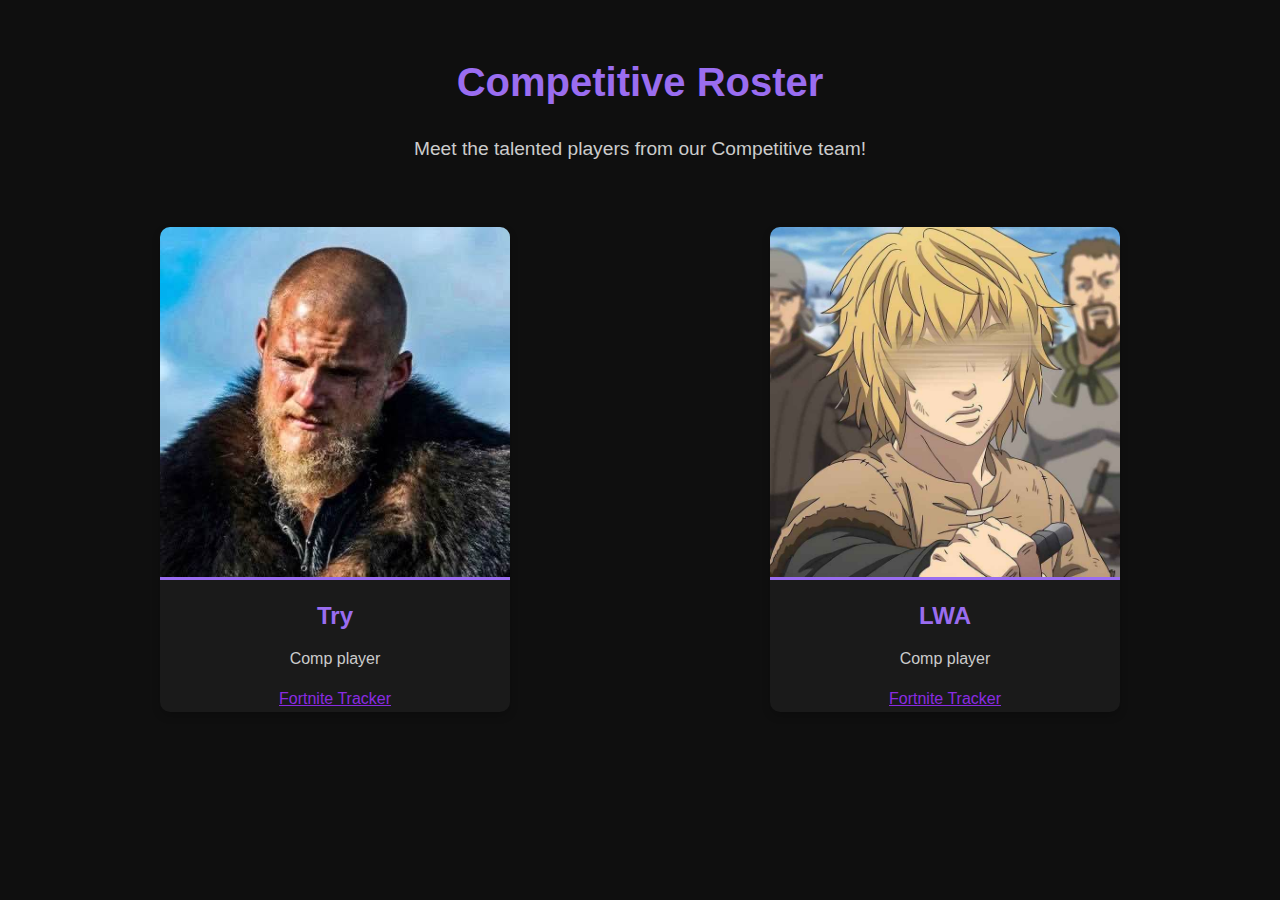
<file: comp.html>
<!DOCTYPE html>
<html lang="en">
<head>
    <meta charset="UTF-8">
    <meta name="viewport" content="width=device-width, initial-scale=1.0">
    <title>Token Players | Rizen Esports</title>
    <link rel="stylesheet" href="comp.css">
</head>
<body>
    <div class="main-content">
        <h1>Competitive Roster</h1>
        <p>Meet the talented players from our Competitive team!</p>

       
        <div class="card-container">
            <div class="card">
                <img src="IMG_0304.png" alt="Juno" class="player-image">
                <h3>Try</h3>
                <p>Comp player</p>
                <a href="https://fortnitetracker.com/profile/kbm/Try%20ǃ/events?region=ME" style="color: blueviolet;"> Fortnite Tracker</a>
            </div>
            <div class="card">
                <img src="5c088d8f46d82ae387015cc7ee147d83.png" alt="Kyrox" class="player-image">
                <h3>LWA</h3>
                <p>Comp player</p>
                <a href="https://fortnitetracker.com/profile/all/LWA7kǃ/events" style="color: blueviolet;"> Fortnite Tracker</a>
            </div>
            
           
        </div>
    </div>
</body>
</html>
</file>
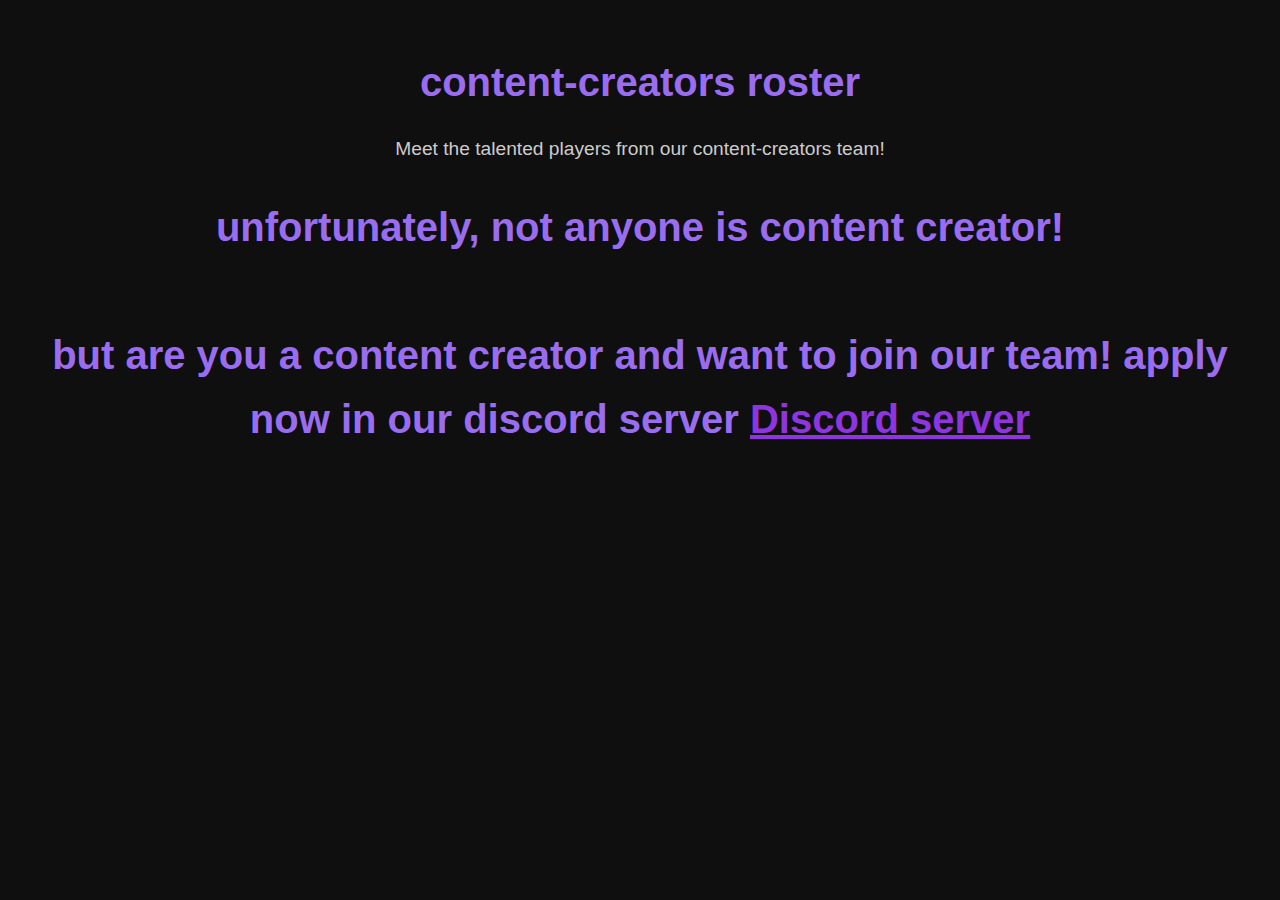
<file: content-creators.html>
<!DOCTYPE html>
<html lang="en">
<head>
    <meta charset="UTF-8">
    <meta name="viewport" content="width=device-width, initial-scale=1.0">
    <title>Token Players | Rizen Esports</title>
    <link rel="stylesheet" href="content-creator.css">
</head>
<body>
    <div class="main-content">
        <h1>content-creators roster</h1>
        <p>Meet the talented players from our content-creators team!</p>

       
       <h1 class="main">unfortunately, not anyone is content creator!
        <br>
        <br>
        but are you a content creator and want to join our team! apply now in our discord server
        <a href="https://discord.gg/CQAPcHVu9w" style="color: rgb(142, 53, 224);"> Discord server</a>
       </h1>
           
        </div>
    </div>
</body>
</html>
</file>
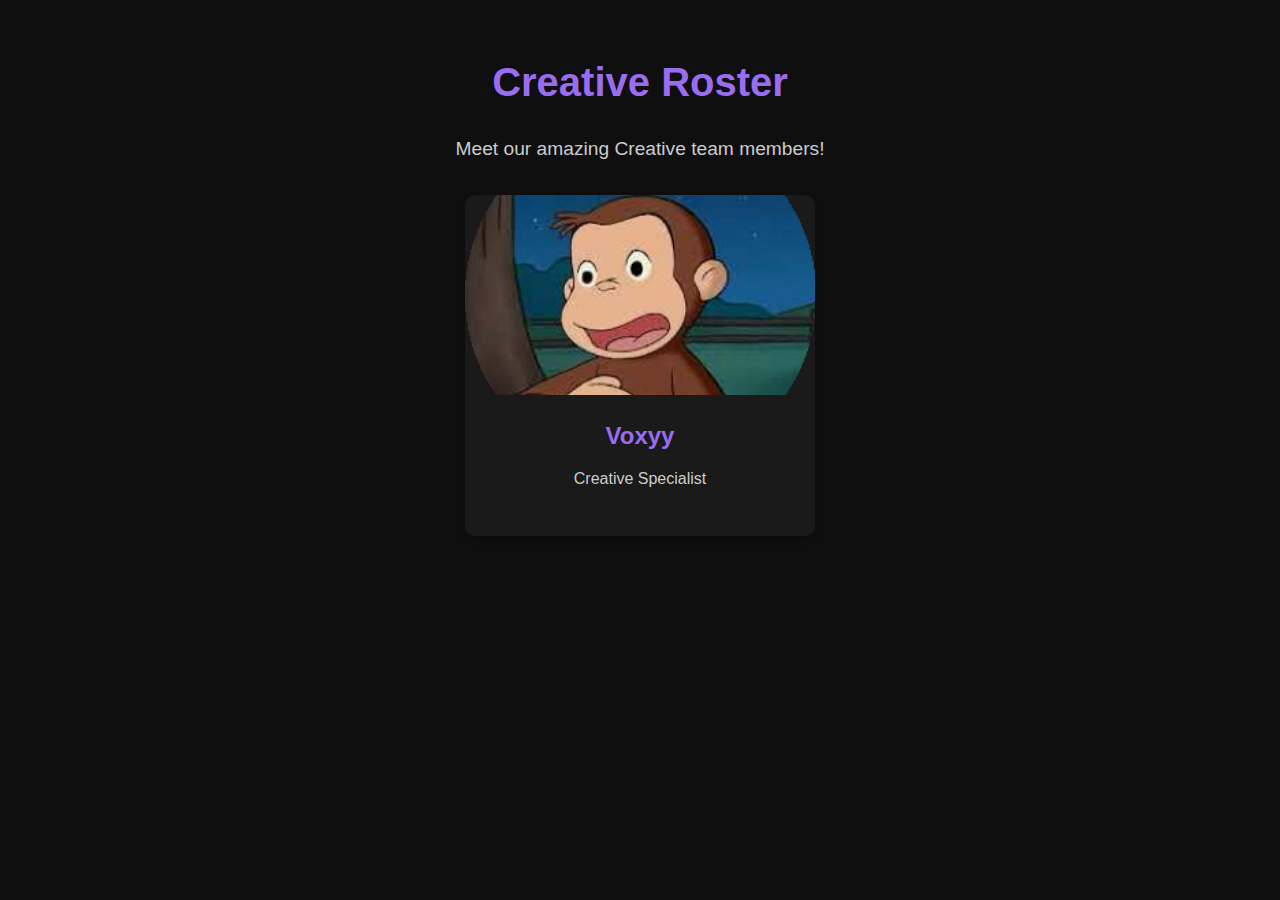
<file: creative.html>
<!DOCTYPE html>
<html lang="en">
<head>
    <meta charset="UTF-8">
    <meta name="viewport" content="width=device-width, initial-scale=1.0">
    <title>Creative Roster | Rizen Esports</title>
    <link rel="stylesheet" href="creative.css">
</head>
<body>
    
    <div class="main-content">
        <h1>Creative Roster</h1>
        <p>Meet our amazing Creative team members!</p>

       
        <div class="card-container">
           
            <div class="card-button">
                <div class="card-link">
                    <img src="curious_george_circular.png" alt="Voxyy" class="card-image">
                    <div class="card-content">
                        <h3>Voxyy</h3>
                        <p>Creative Specialist</p>
                    </div>
                </div>
            </div>

            
        </div>
    </div>
</body>
</html>
</file>
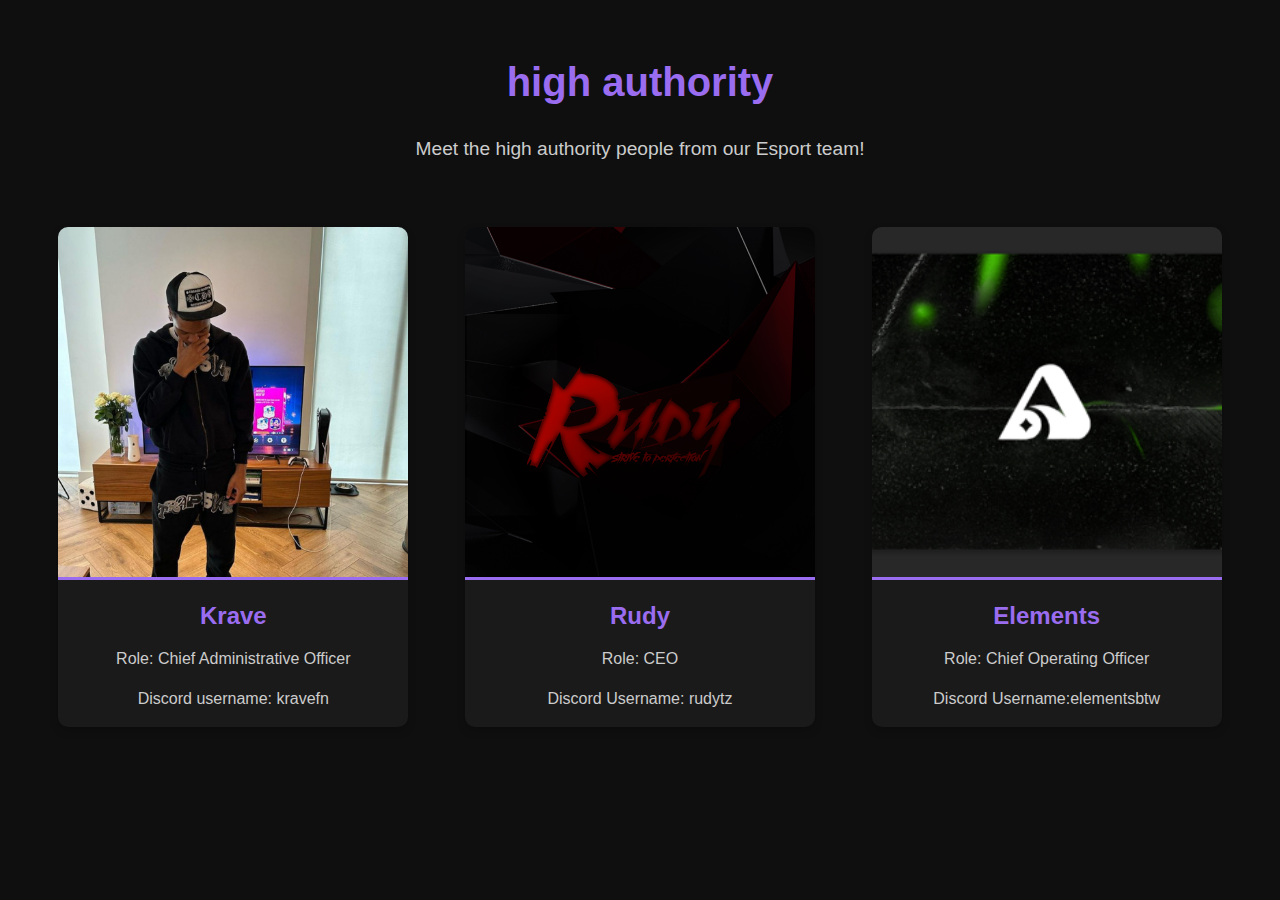
<file: high authority.html>
<!DOCTYPE html>
<html lang="en">
<head>
    <meta charset="UTF-8">
    <meta name="viewport" content="width=device-width, initial-scale=1.0">
    <title>Token Players | Rizen Esports</title>
    <link rel="stylesheet" href="token.css">
</head>
<body>
    <div class="main-content">
        <h1>high authority</h1>
        <p>Meet the high authority people from our Esport team!</p>

        
        <div class="card-container">
            <div class="card">
                <img src="7a58aaf29e75daf54f6c5535a61efe73.png" alt="Juno" class="player-image">
                <h3>Krave</h3>
                <p>Role: Chief Administrative Officer</p>
                <p> Discord username: kravefn</p>
            </div>
            <div class="card">
                <img src="Untitled194_20240723171114.png" alt="Kyrox" class="player-image">
                <h3>Rudy</h3>
                <p>Role: CEO</p>
                <p>Discord Username: rudytz</p>
            </div>
            <div class="card">
                <img src="3d71e5abc987f0f1e7f53bb94c866006.png" alt="Zexfire" class="player-image">
                <h3>Elements </h3>
                <p>Role: Chief Operating Officer</p>
                <p>Discord Username:elementsbtw</p>
            </div>
            
        </div>
    </div>
</body>
</html>
</file>
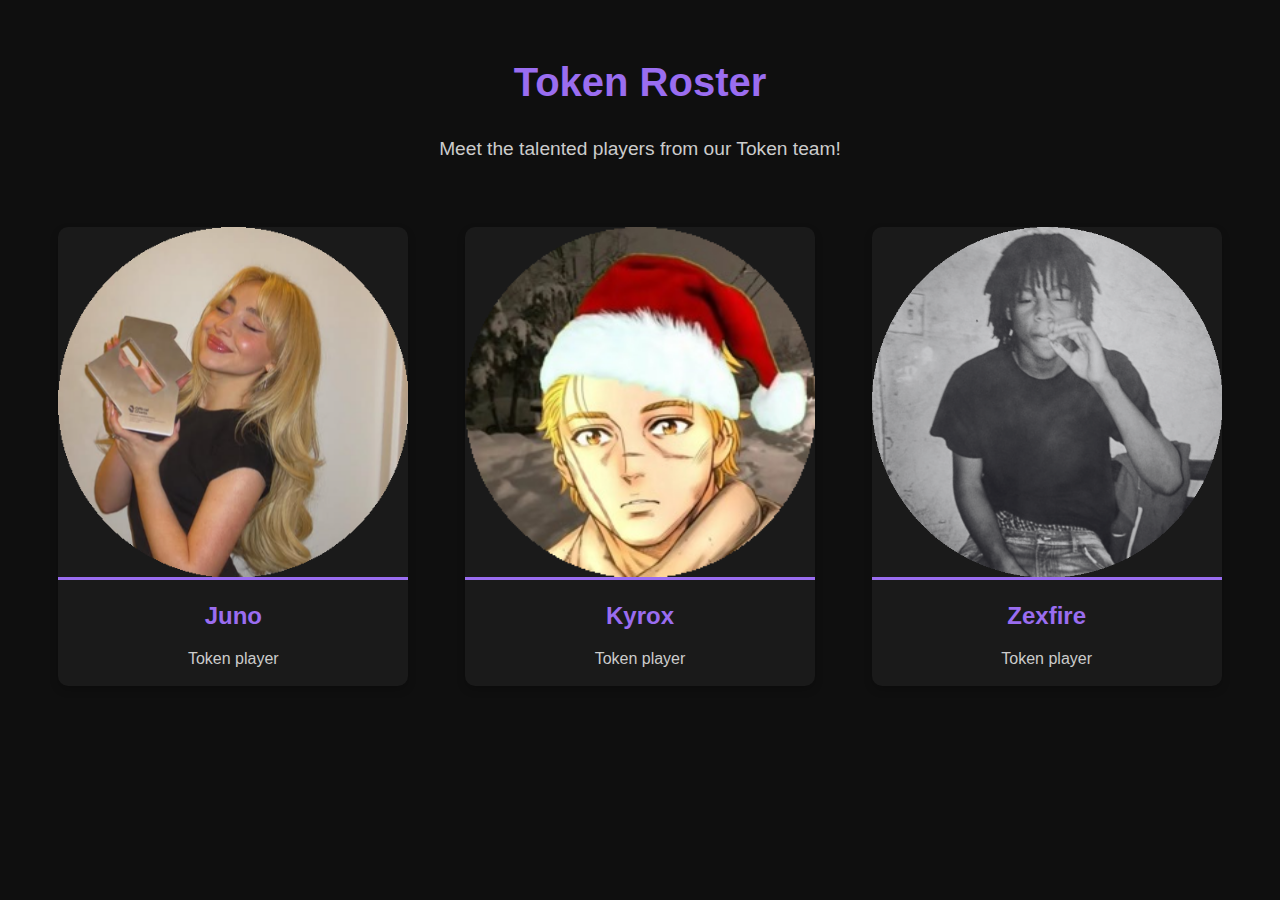
<file: token.html>
<!DOCTYPE html>
<html lang="en">
<head>
    <meta charset="UTF-8">
    <meta name="viewport" content="width=device-width, initial-scale=1.0">
    <title>Token Players | Rizen Esports</title>
    <link rel="stylesheet" href="token.css">
</head>
<body>
    <div class="main-content">
        <h1>Token Roster</h1>
        <p>Meet the talented players from our Token team!</p>

        
        <div class="card-container">
            <div class="card">
                <img src="junoavator_circle.png" alt="Juno" class="player-image">
                <h3>Juno</h3>
                <p>Token player</p>
            </div>
            <div class="card">
                <img src="circular_image.png" alt="Kyrox" class="player-image">
                <h3>Kyrox</h3>
                <p>Token player</p>
            </div>
            <div class="card">
                <img src="circular_image_2.png" alt="Zexfire" class="player-image">
                <h3>Zexfire</h3>
                <p>Token player</p>
            </div>
            
        </div>
    </div>
</body>
</html>
</file>
<file: comp.css>
* {
    margin: 0;
    padding: 0;
    box-sizing: border-box;
    font-family: 'Poppins', sans-serif;
}


body {
    background-color: #0f0f0f;
    color: #ffffff;
    line-height: 1.6;
}


.main-content {
    text-align: center;
    margin: 50px auto;
    max-width: 1200px;
}

.main-content h1 {
    font-size: 2.5rem;
    color: #9a6df0;
    margin-bottom: 20px;
}

.main-content p {
    font-size: 1.2rem;
    margin-bottom: 30px;
    color: #cccccc;
}


.card-container {
    display: grid;
    grid-template-columns: repeat(auto-fit, minmax(300px, 1fr));
    gap: 20px;
    justify-items: center;
    padding: 2rem 0;
}

.card {
    background-color: #1a1a1a;
    border-radius: 10px;
    text-align: center;
    overflow: hidden;
    width: 100%;
    max-width: 350px;
    box-shadow: 0 4px 8px rgba(0, 0, 0, 0.2);
    transition: transform 0.3s ease, box-shadow 0.3s ease;
}

.card:hover {
    transform: translateY(-10px);
    box-shadow: 0 8px 20px rgba(146, 85, 225, 0.5);
}

.card img {
    width: 100%;
    height: auto;
    border-bottom: 3px solid #9a6df0;
}

.card h3 {
    font-size: 1.5rem;
    color: #9a6df0;
    margin: 10px 0;
}

.card p {
    font-size: 1rem;
    color: #cccccc;
    margin-bottom: 15px;
}


@media (max-width: 768px) {
    .card-container {
        grid-template-columns: repeat(auto-fit, minmax(250px, 1fr));
    }
}

@media (max-width: 480px) {
    .card-container {
        grid-template-columns: repeat(auto-fit, minmax(200px, 1fr));
    }
}
</file>
<file: creative.css>
* {
    margin: 0;
    padding: 0;
    box-sizing: border-box;
    font-family: 'Poppins', sans-serif;
}


body {
    background: #0f0f0f;
    color: #ffffff;
    line-height: 1.6;
}


.main-content {
    text-align: center;
    margin: 50px auto;
    max-width: 1200px;
}

.main-content h1 {
    font-size: 2.5rem;
    color: #9a6df0;
    margin-bottom: 20px;
}

.main-content p {
    font-size: 1.2rem;
    margin-bottom: 30px;
    color: #cccccc;
}


.card-container {
    display: grid;
    grid-template-columns: repeat(auto-fit, minmax(300px, 1fr));
    gap: 20px;
    justify-items: center;
}


.card-button {
    background-color: #1a1a1a;
    border-radius: 10px;
    overflow: hidden;
    width: 100%;
    max-width: 350px;
    box-shadow: 0 4px 8px rgba(0, 0, 0, 0.2);
    transition: transform 0.3s ease, box-shadow 0.3s ease;
}

.card-button:hover {
    transform: translateY(-10px);
    box-shadow: 0 8px 20px rgba(146, 85, 225, 0.5);
}

.card-link {
    text-decoration: none;
    color: #ffffff;
    display: block;
}

.card-image {
    width: 100%;
    height: 200px;
    object-fit: cover;
}

.card-content {
    padding: 15px;
    text-align: center;
}

.card-content h3 {
    font-size: 1.5rem;
    color: #9a6df0;
    margin-bottom: 10px;
}

.card-content p {
    font-size: 1rem;
    color: #cccccc;
}
</file>
<file: token.css>
* {
    margin: 0;
    padding: 0;
    box-sizing: border-box;
    font-family: 'Poppins', sans-serif;
}


body {
    background-color: #0f0f0f;
    color: #ffffff;
    line-height: 1.6;
}


.main-content {
    text-align: center;
    margin: 50px auto;
    max-width: 1200px;
}

.main-content h1 {
    font-size: 2.5rem;
    color: #9a6df0;
    margin-bottom: 20px;
}

.main-content p {
    font-size: 1.2rem;
    margin-bottom: 30px;
    color: #cccccc;
}

/* Card Container */
.card-container {
    display: grid;
    grid-template-columns: repeat(auto-fit, minmax(300px, 1fr));
    gap: 20px;
    justify-items: center;
    padding: 2rem 0;
}


.card {
    background-color: #1a1a1a;
    border-radius: 10px;
    text-align: center;
    overflow: hidden;
    width: 100%;
    max-width: 350px;
    box-shadow: 0 4px 8px rgba(0, 0, 0, 0.2);
    transition: transform 0.3s ease, box-shadow 0.3s ease;
}

.card:hover {
    transform: translateY(-10px);
    box-shadow: 0 8px 20px rgba(146, 85, 225, 0.5);
}

.card img {
    width: 100%;
    height: auto;
    border-bottom: 3px solid #9a6df0;
}

.card h3 {
    font-size: 1.5rem;
    color: #9a6df0;
    margin: 10px 0;
}

.card p {
    font-size: 1rem;
    color: #cccccc;
    margin-bottom: 15px;
}


@media (max-width: 768px) {
    .card-container {
        grid-template-columns: repeat(auto-fit, minmax(250px, 1fr));
    }
}

@media (max-width: 480px) {
    .card-container {
        grid-template-columns: repeat(auto-fit, minmax(200px, 1fr));
    }
}
</file>
<file: content-creator.css>
/* Algemene reset */
* {
    margin: 0;
    padding: 0;
    box-sizing: border-box;
    font-family: 'Poppins', sans-serif;
}


body {
    background-color: #0f0f0f;
    color: #ffffff;
    line-height: 1.6;
}




.main-content {
    color: white;
    text-align: center;
    margin: 50px auto;
    max-width: 1200px;
}

.main-content h1 {
    font-size: 2.5rem;
    color: #9a6df0;
    margin-bottom: 20px;
}

.main-content p {
    font-size: 1.2rem;
    margin-bottom: 30px;
    color: #cccccc;
}


.card-container {
    display: grid;
    grid-template-columns: repeat(auto-fit, minmax(300px, 1fr));
    gap: 20px;
    justify-items: center;
    padding: 2rem 0;
}


.card {
    background-color: #1a1a1a;
    border-radius: 10px;
    text-align: center;
    overflow: hidden;
    width: 100%;
    max-width: 350px;
    box-shadow: 0 4px 8px rgba(0, 0, 0, 0.2);
    transition: transform 0.3s ease, box-shadow 0.3s ease;
}

.card:hover {
    transform: translateY(-10px);
    box-shadow: 0 8px 20px rgba(146, 85, 225, 0.5);
}

.card img {
    width: 100%;
    height: auto;
    border-bottom: 3px solid #9a6df0;
}

.card h3 {
    font-size: 1.5rem;
    color: #9a6df0;
    margin: 10px 0;
}

.card p {
    font-size: 1rem;
    color: #cccccc;
    margin-bottom: 15px;
}


@media (max-width: 768px) {
    .card-container {
        grid-template-columns: repeat(auto-fit, minmax(250px, 1fr));
    }
}

@media (max-width: 480px) {
    .card-container {
        grid-template-columns: repeat(auto-fit, minmax(200px, 1fr));
    }
}
</file>
